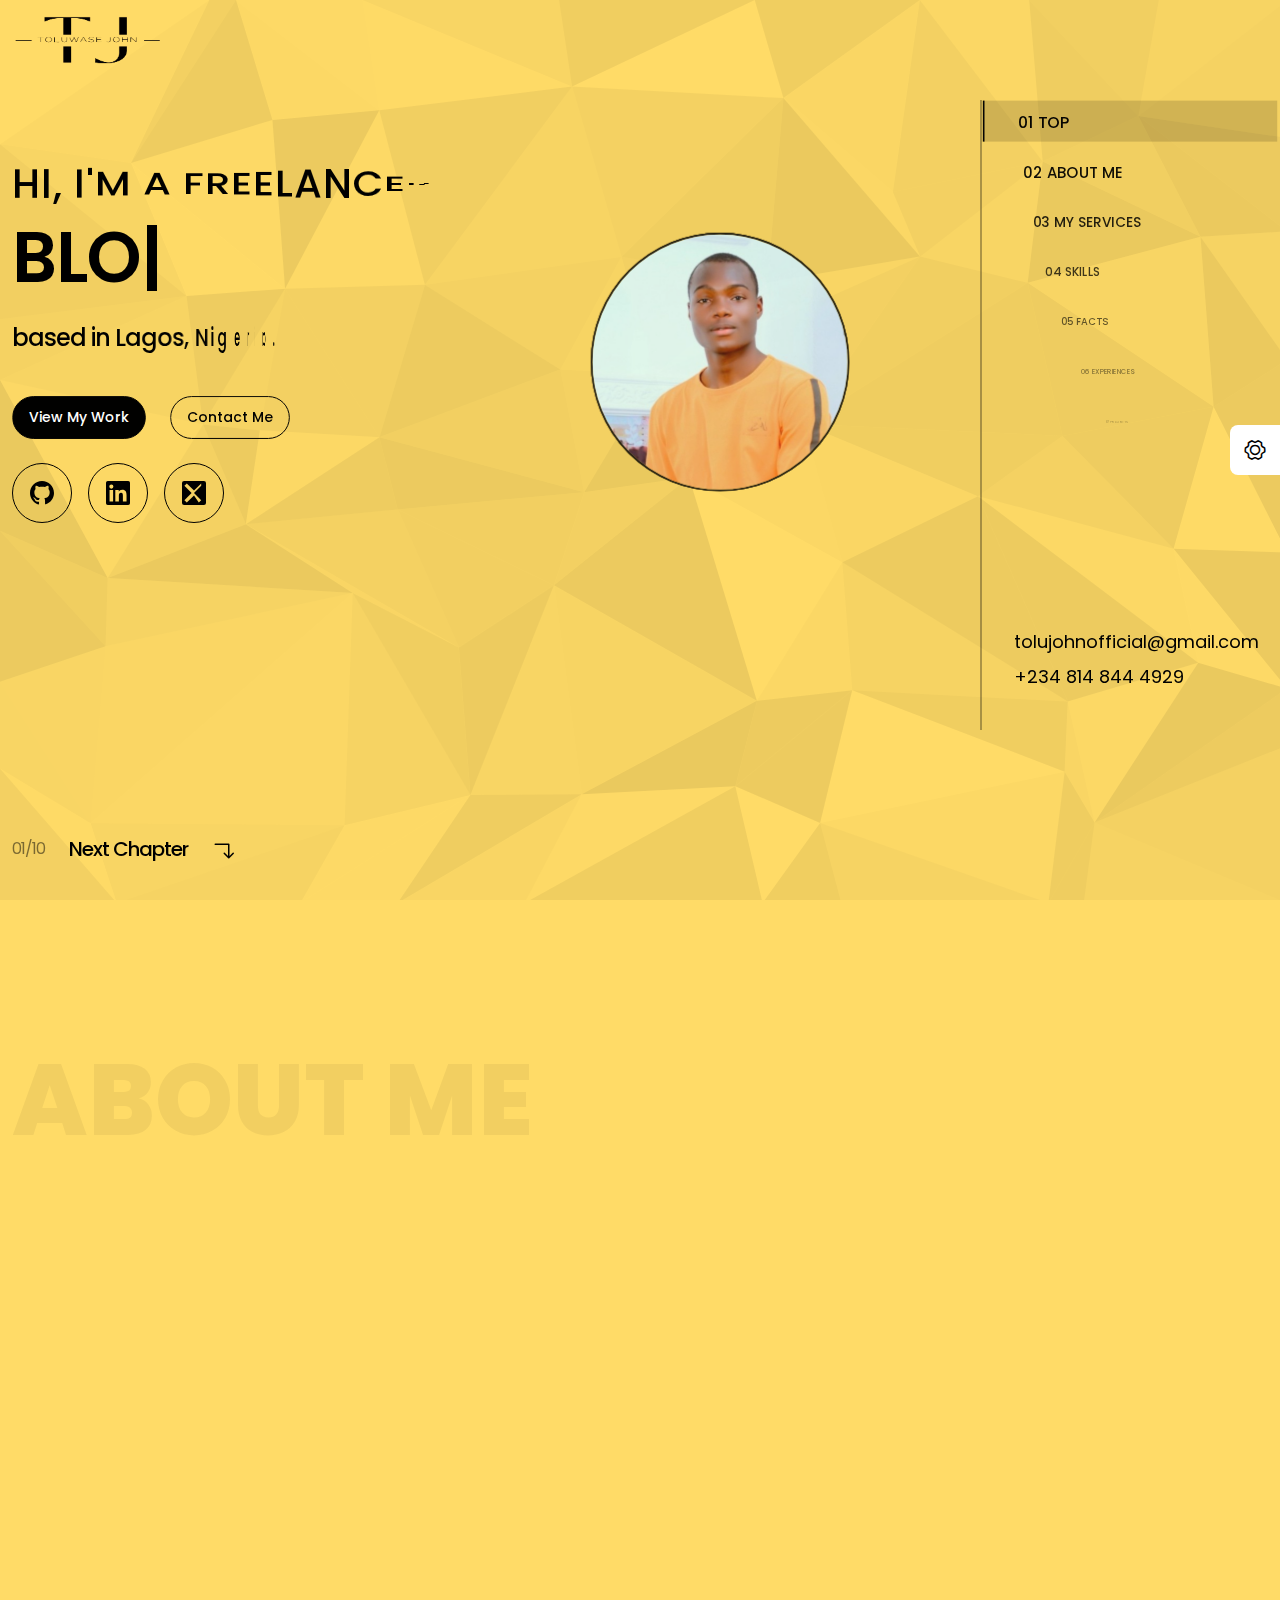
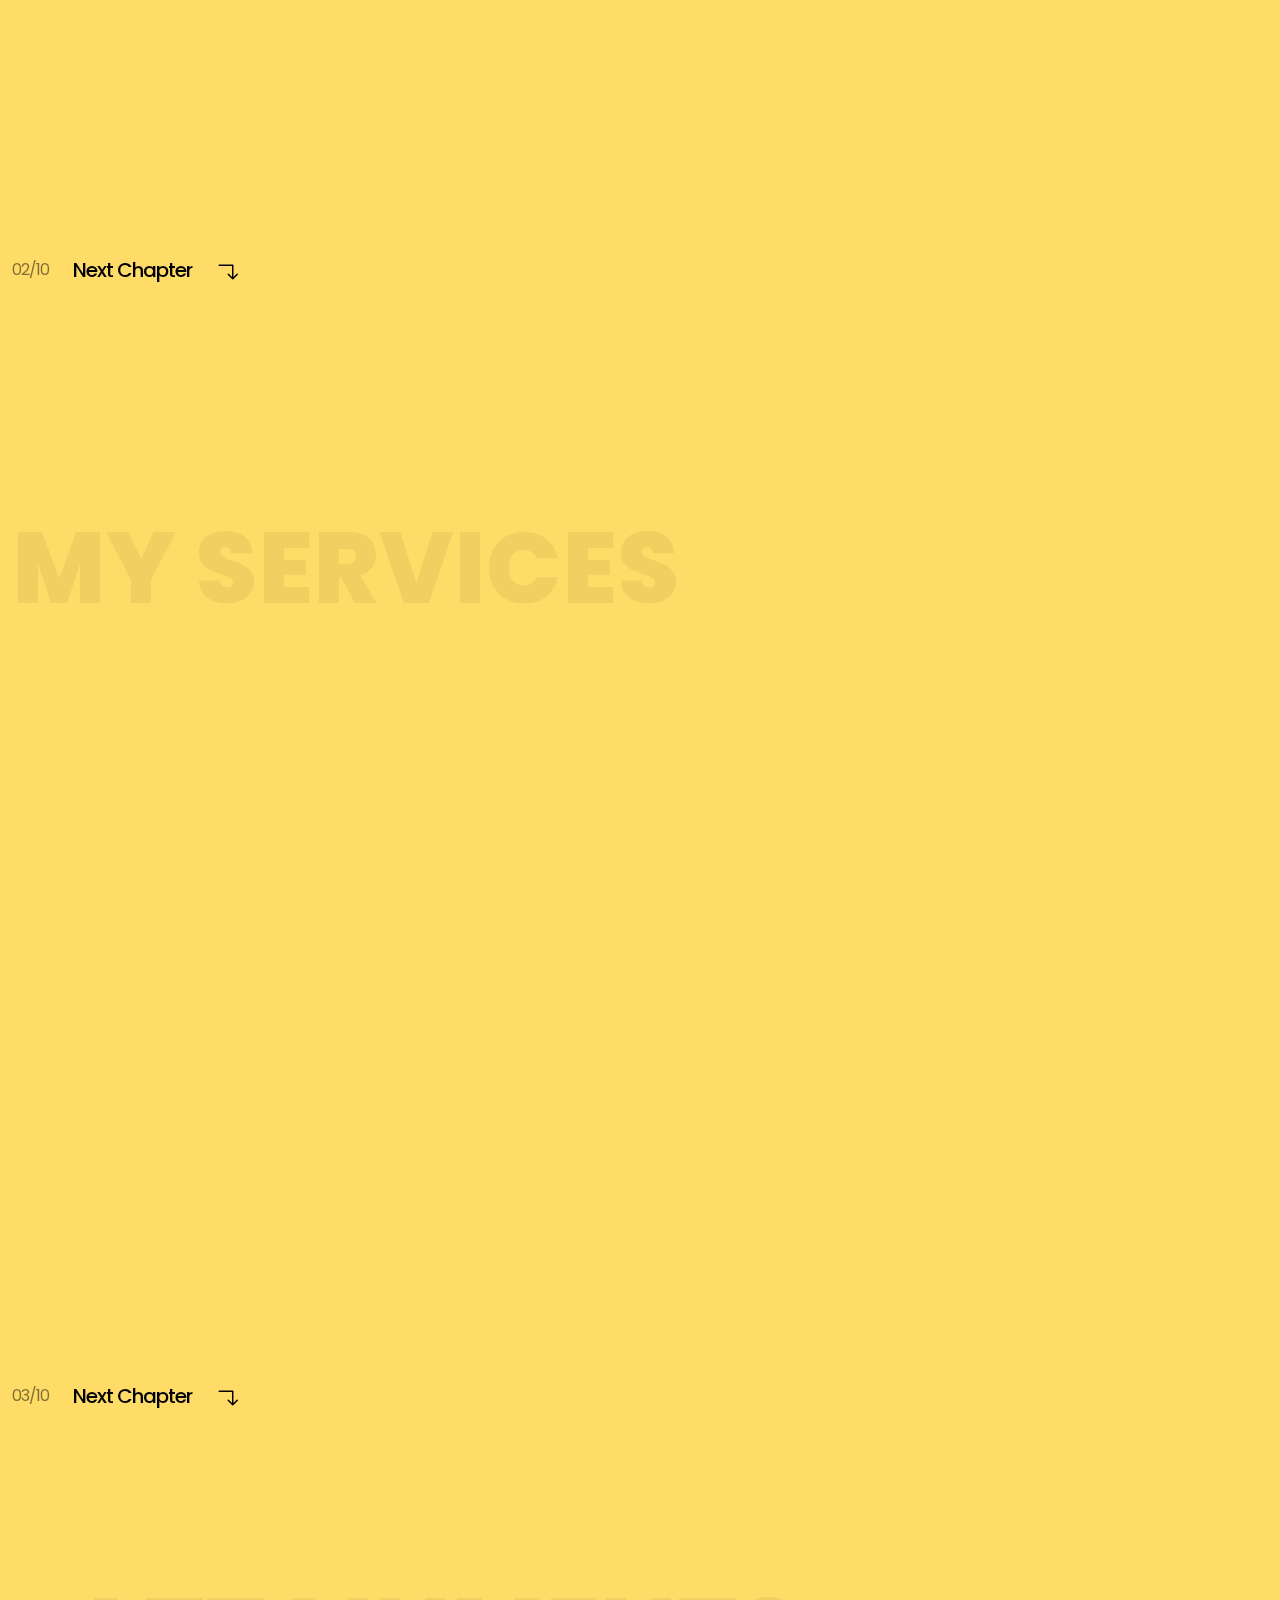
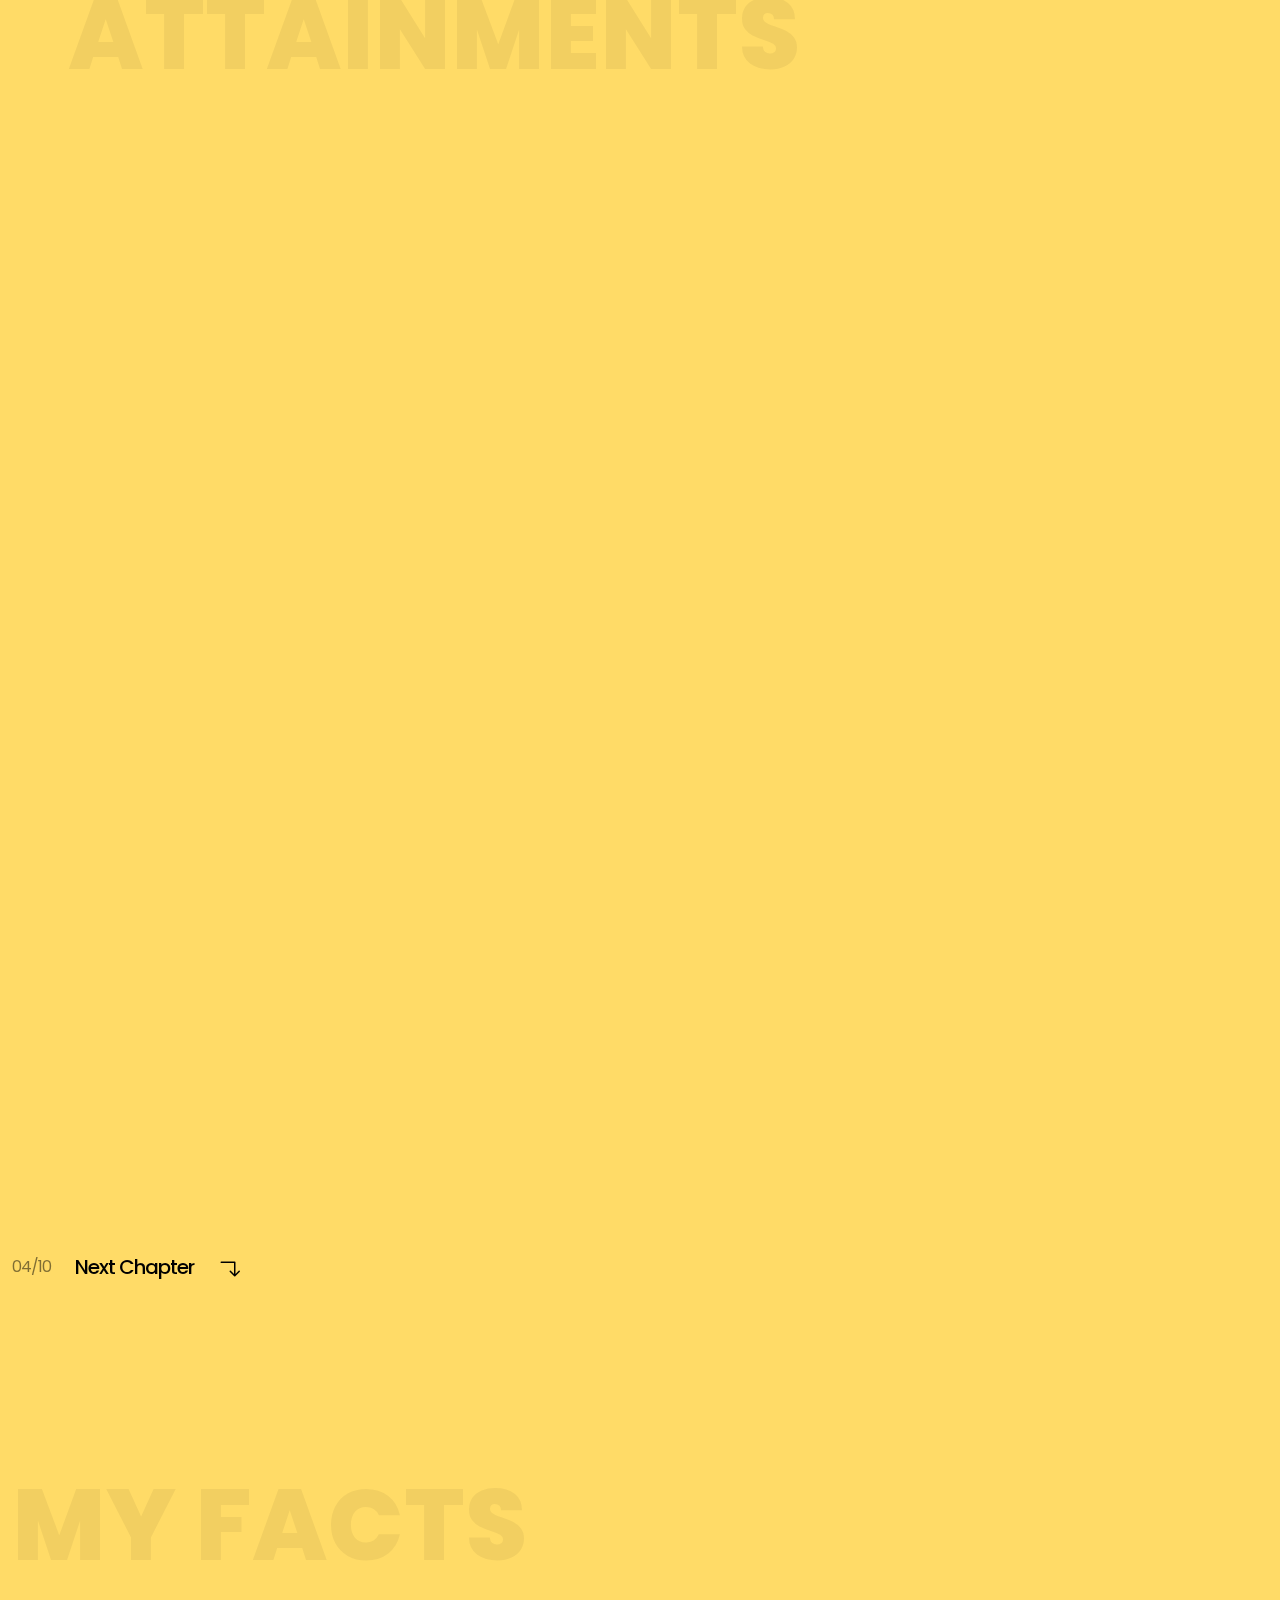
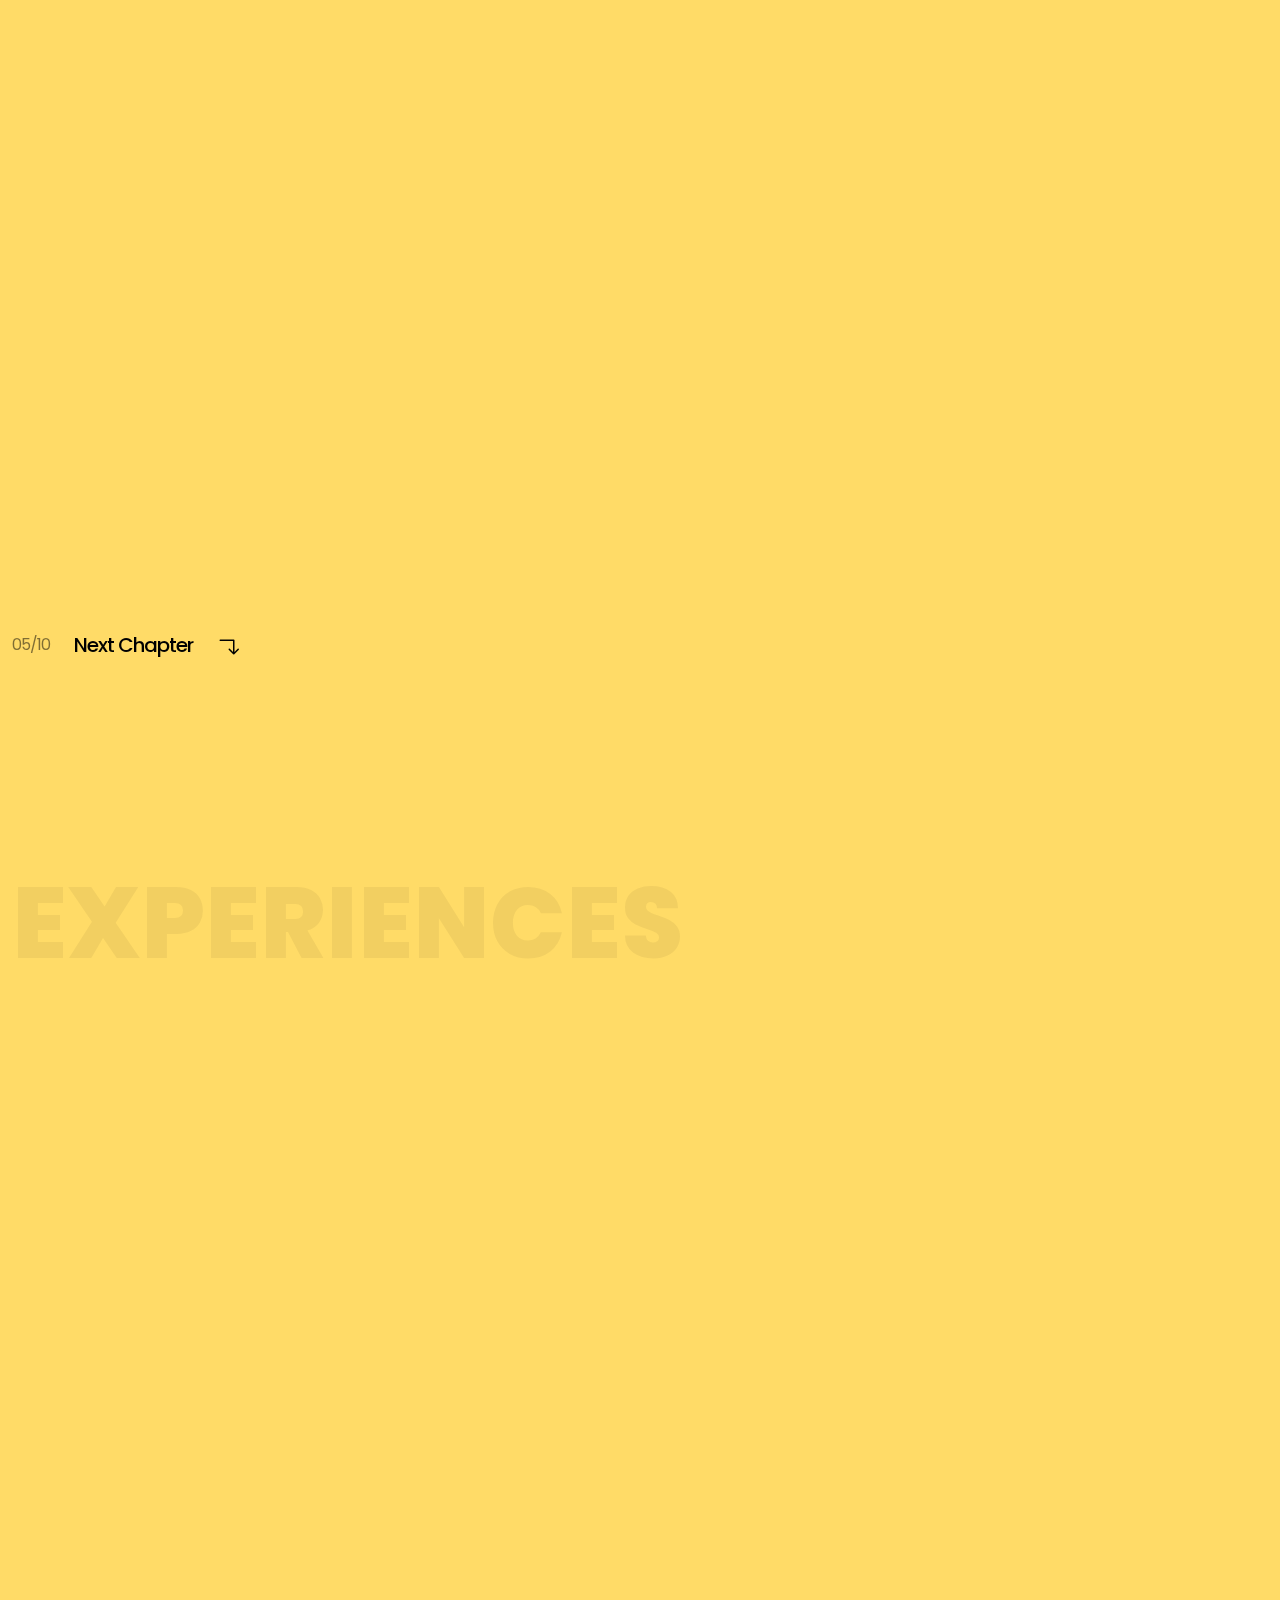
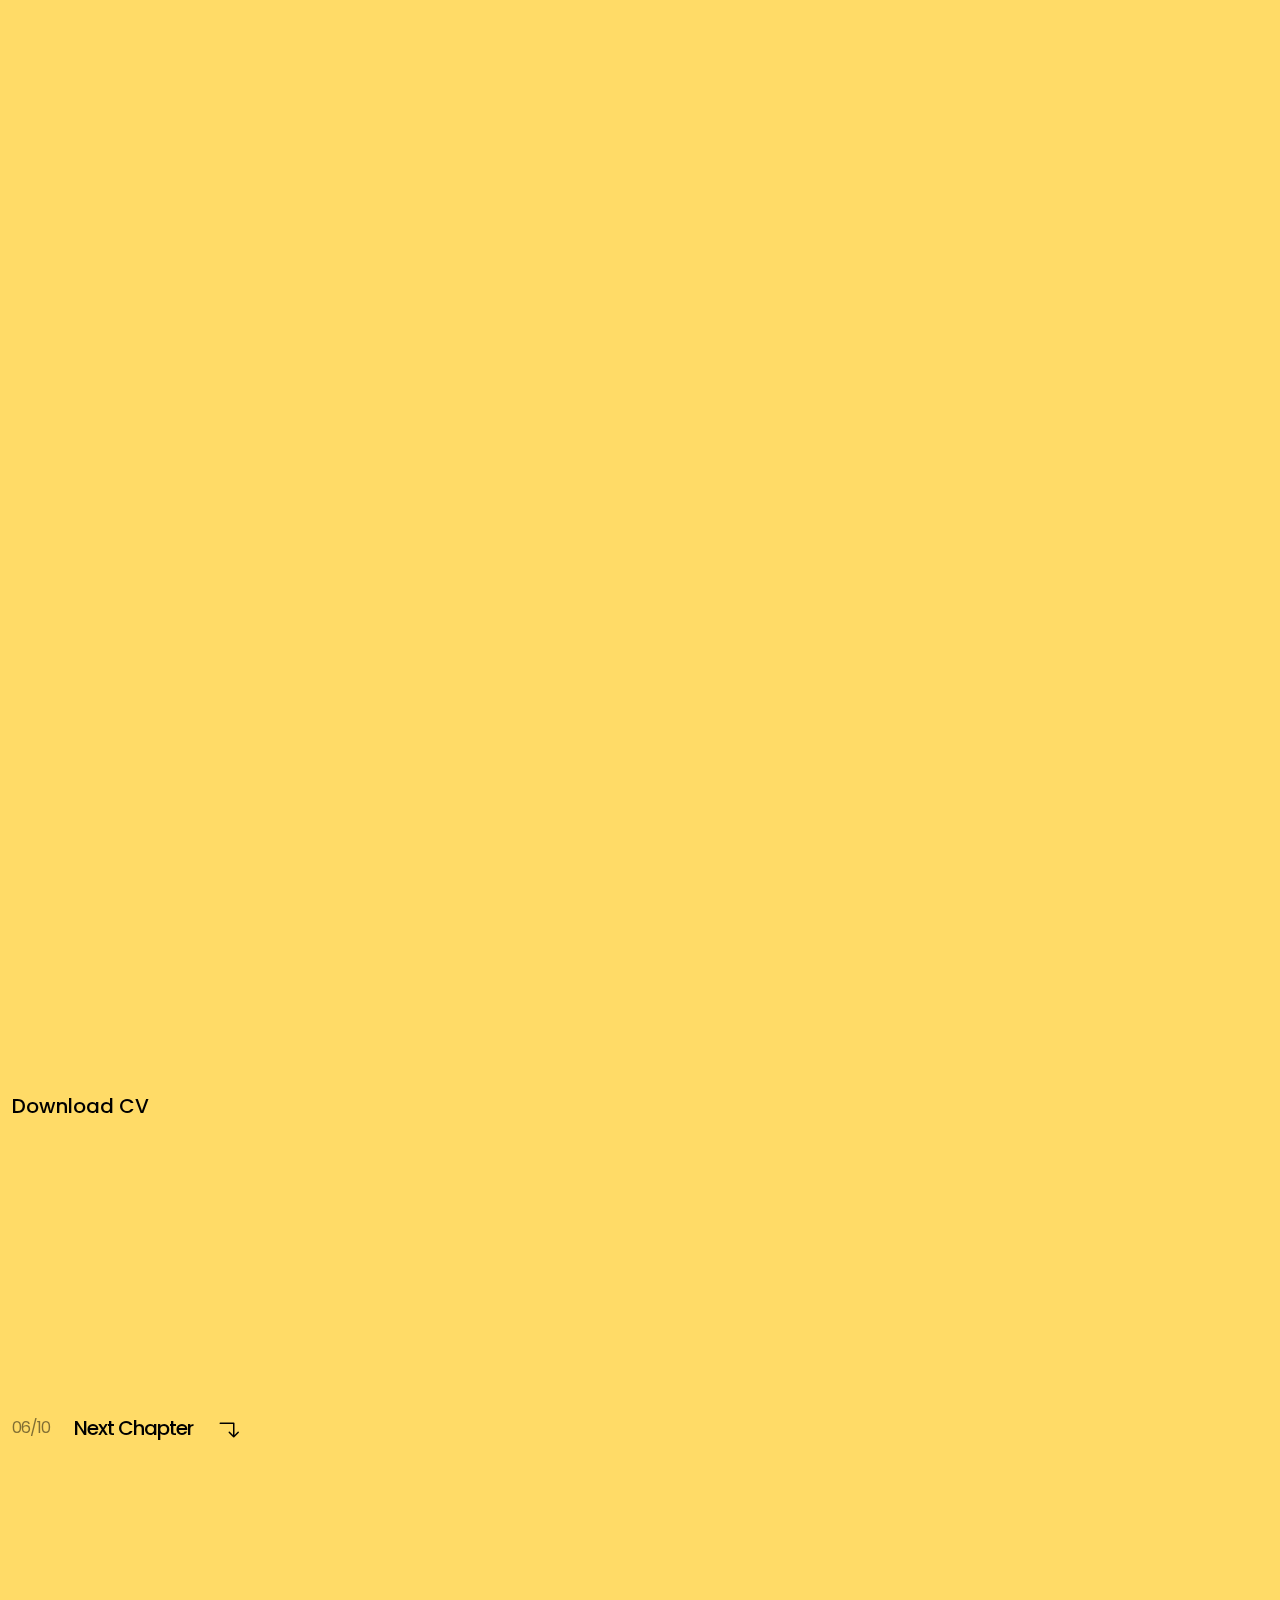
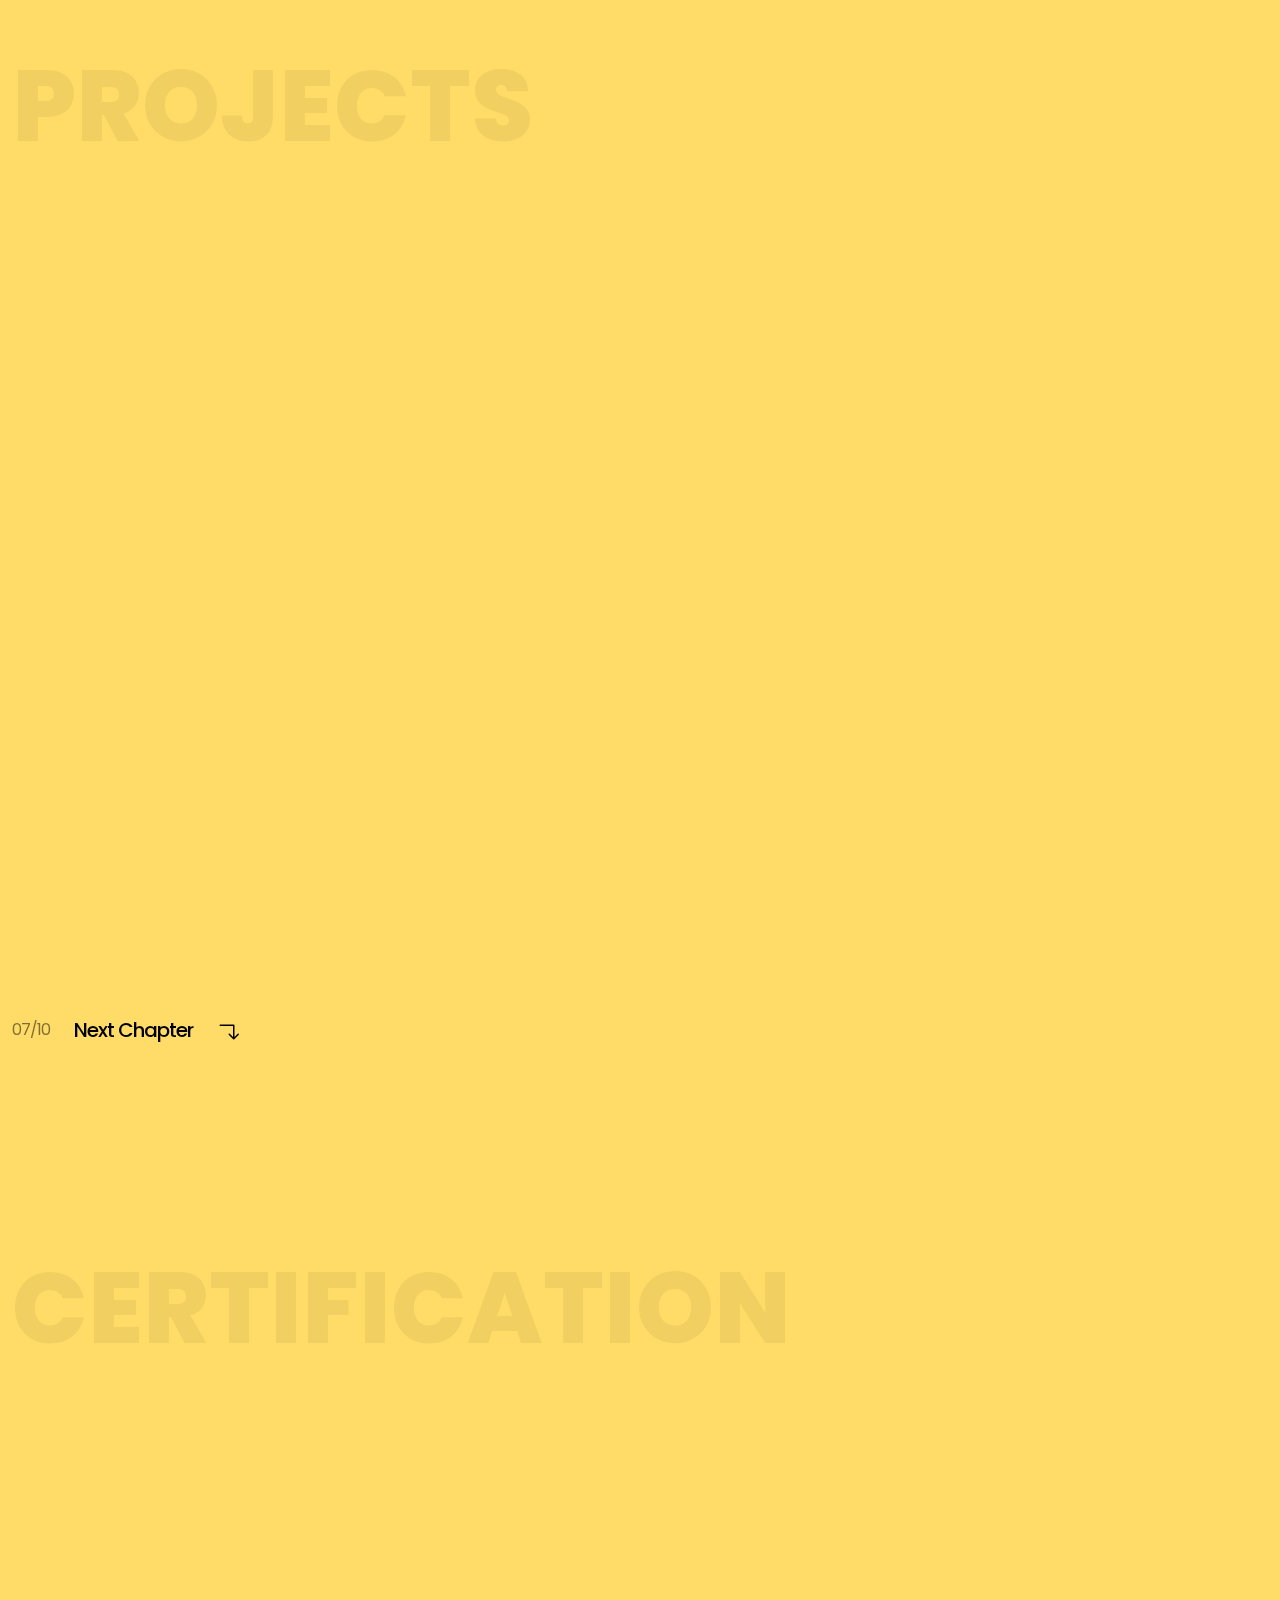
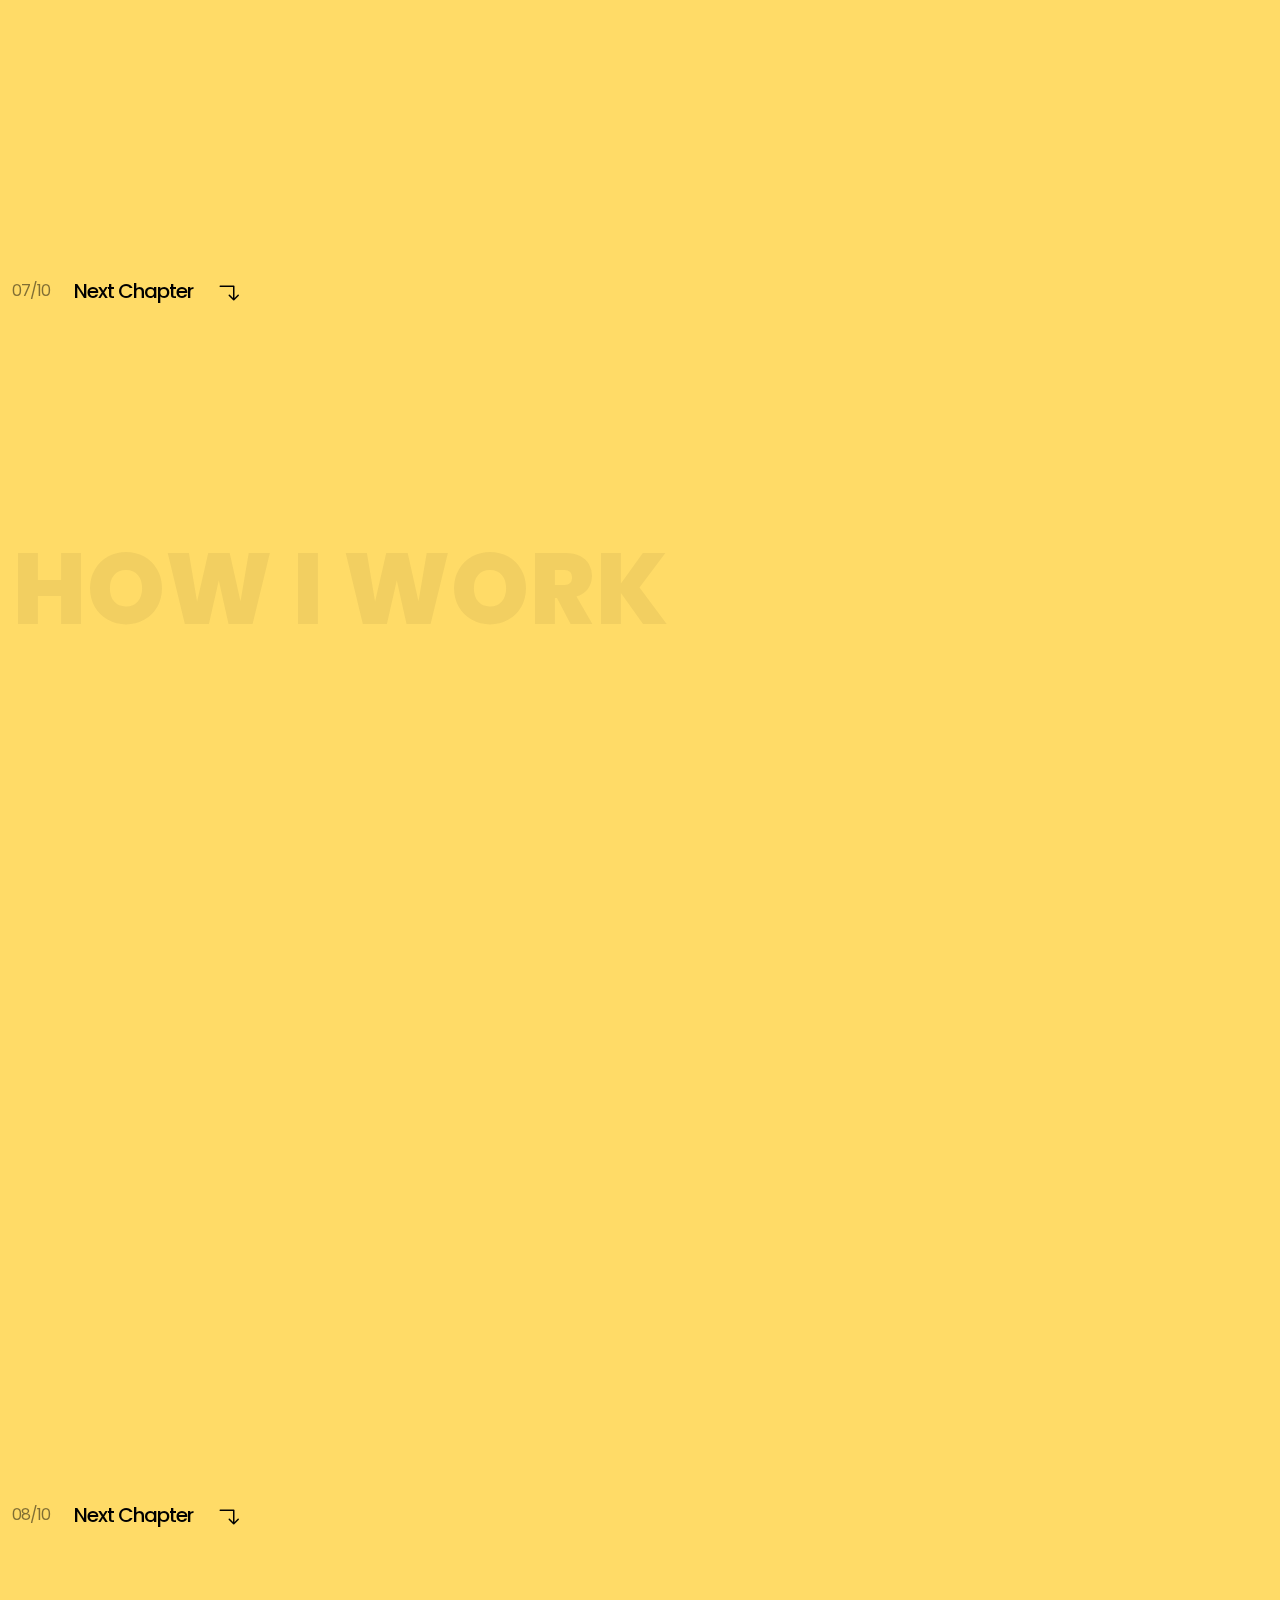
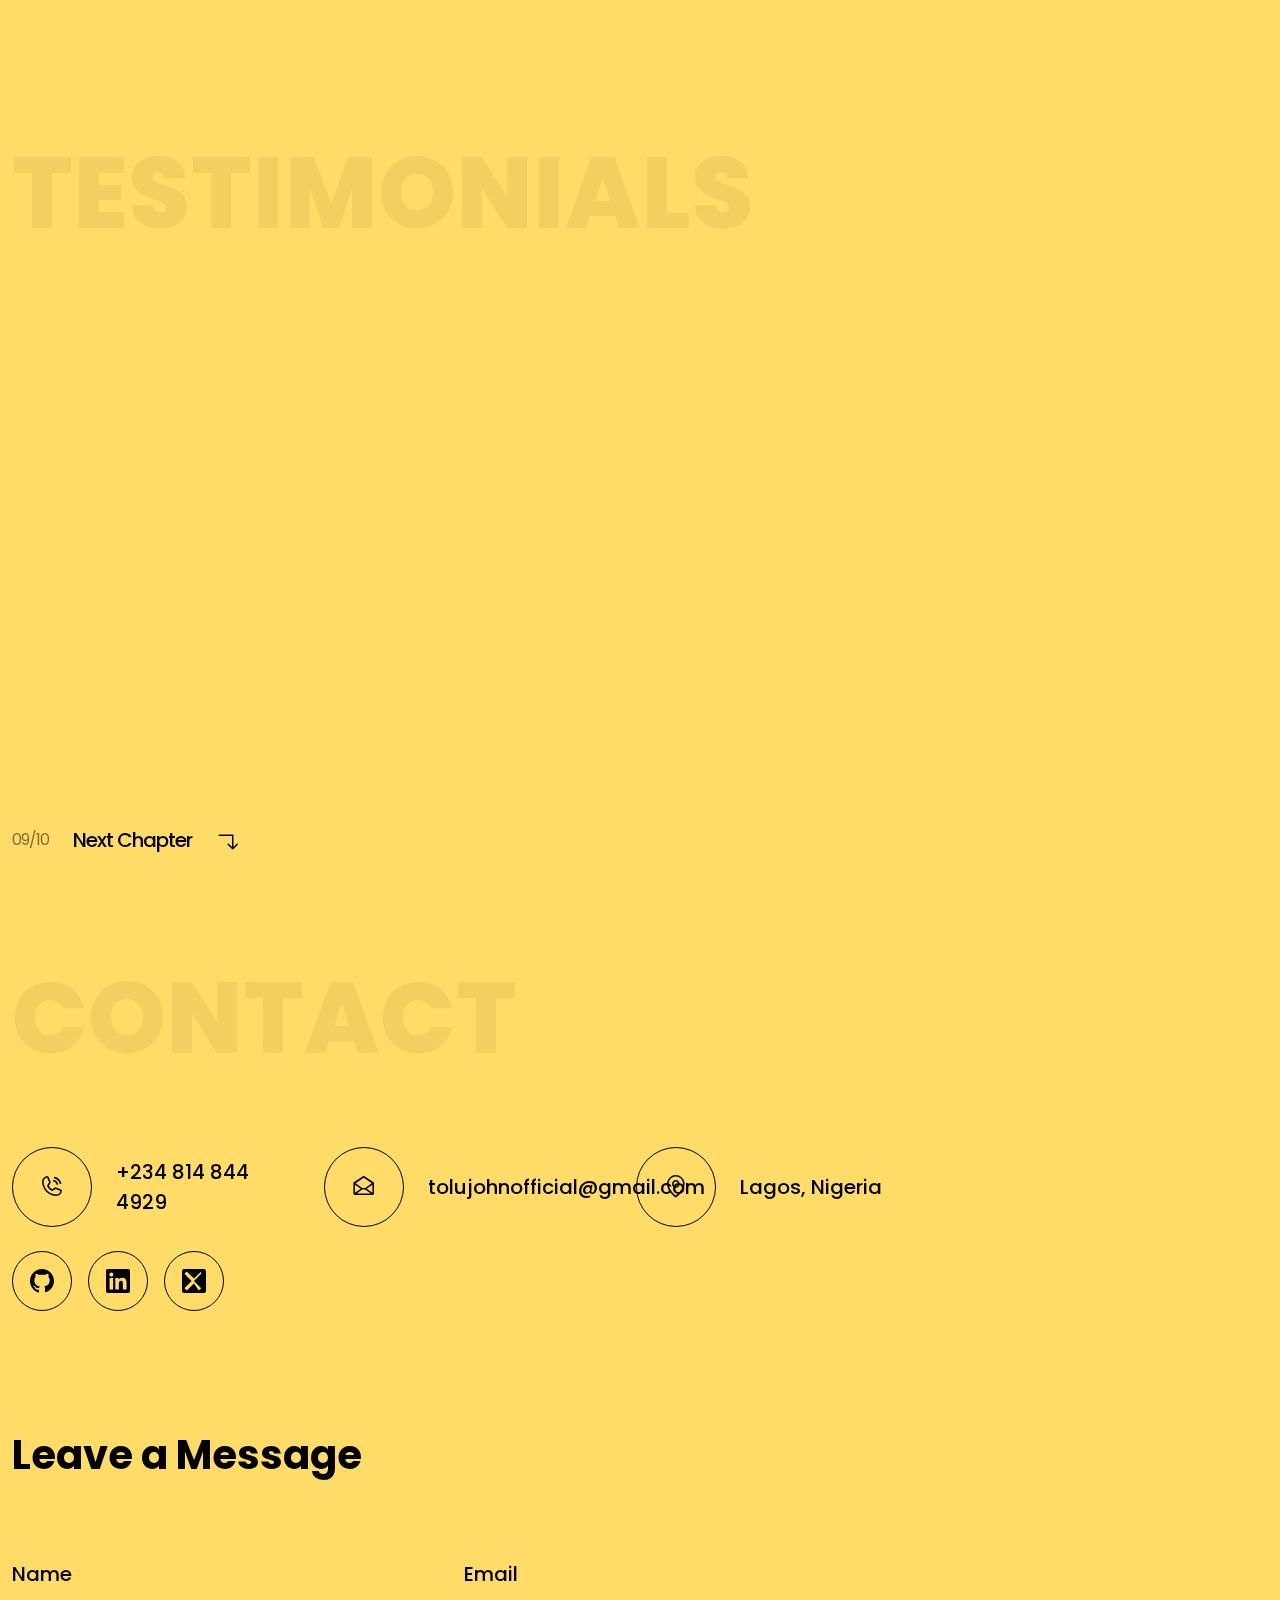
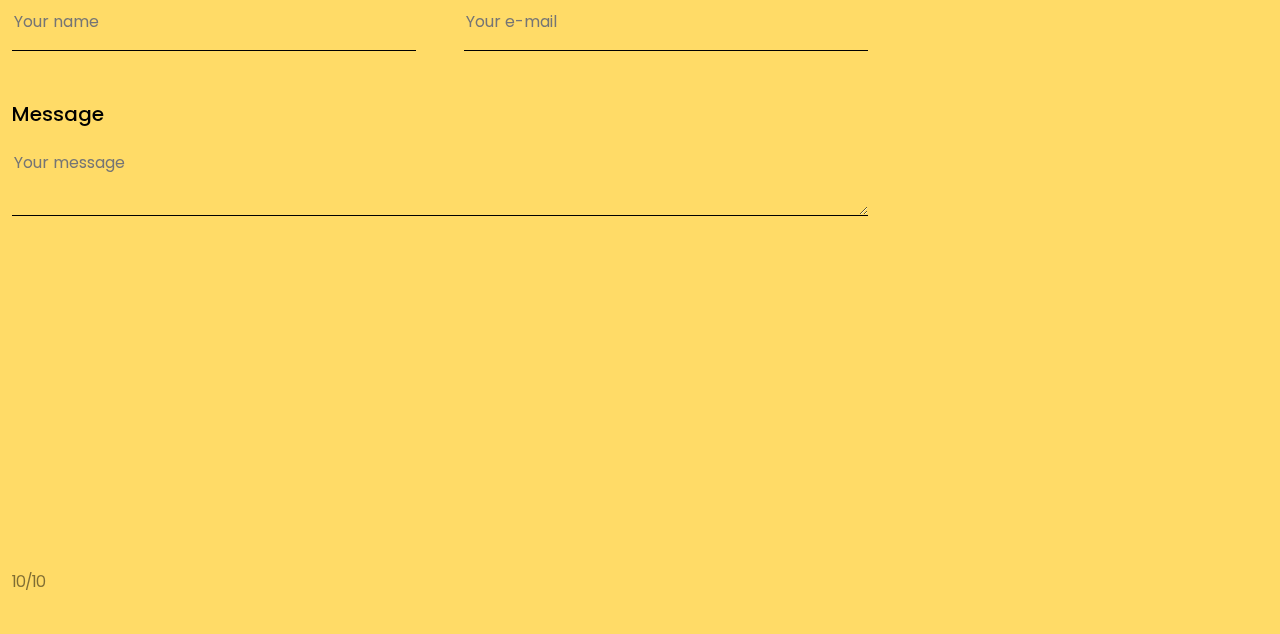
<file: index.html>
<!DOCTYPE html>
<html lang="en">
  <head>
    <meta charset="utf-8" />
    <meta name="viewport" content="width=device-width,initial-scale=1" />
    <link
      rel="shortcut icon"
      href="assets/images/favicon.ico"
      type="image/x-icon"
    />
    <script src="assets/grained.js"></script>
    <title>Tolu john - tolujohnportfolio</title>
    <meta
    content="My name is Tolu john am a full-stack Blockchain developer. I have cool experience working on both web2 and Blockchain development, I love to meet teams and develop cool and amazing projects"
    name="description">
  <meta
    content="Tolu john, Tolu john, Tolu john portfolio, who is Tolu john, best website developer in nigeria, top nigeria website developer, Tolu john website"
    name="keywords">
  <meta content="Tolu john" name="author">
    <script defer="defer" src="main.js"></script>
    <link href="main.css" rel="stylesheet" />

     <!-- Google tag (gtag.js) -->
  <script async src="https://www.googletagmanager.com/gtag/js?id=G-QFPKB9ESTL"></script>
  <script>
    window.dataLayer = window.dataLayer || [];
    function gtag() { dataLayer.push(arguments); }
    gtag('js', new Date());

    gtag('config', 'G-QFPKB9ESTL');
  </script>
  </head>
  <body>
    <div id="grain"></div>
    <div id="bg" class="bg"></div>
    <header class="header">
      <div
        class="container-fluid d-flex align-items-center justify-content-between"
      >
        <img
          style="height: 50px; width: 150px"
          src="assets/images/logo.png"
          alt="logo"
        />
        <button class="bg-transparent border-0 d-xl-none">
          <div class="nav-icon"><span></span> <span></span> <span></span></div>
        </button>
      </div>
    </header>
    <nav class="navigation" id="navigation">
      <img src="assets/images/logo.png" class="mb-4 d-xl-none" alt="logo" />
      <ul>
        <li class="nav-link">
          <a href="#top" class="active"
            ><span>01</span> <span class="text">top</span></a
          >
        </li>
        <li class="nav-link">
          <a href="#about_me"
            ><span>02</span> <span class="text">about me</span></a
          >
        </li>
        <li class="nav-link">
          <a href="#services"
            ><span>03</span> <span class="text">my services</span></a
          >
        </li>
        <li class="nav-link">
          <a href="#attainments"
            ><span>04</span> <span class="text">skills</span></a
          >
        </li>
        <li class="nav-link">
          <a href="#fun_facts"
            ><span>05</span> <span class="text">facts</span></a
          >
        </li>
        <li class="nav-link">
          <a href="#experience"
            ><span>06</span> <span class="text">experiences</span></a
          >
        </li>
        <li class="nav-link">
          <a href="#projects"
            ><span>07</span> <span class="text">projects</span></a
          >
        </li>
        <li class="nav-link">
          <a href="#how_i_work"
            ><span>08</span> <span class="text">how i work</span></a
          >
        </li>
        <li class="nav-link">
          <a href="#testimonials"
            ><span>09</span> <span class="text">testimonials</span></a
          >
        </li>
        <li class="nav-link">
          <a href="#contact"
            ><span>10</span> <span class="text">contact</span></a
          >
        </li>
      </ul>
      <div class="contact">
        <a href="mailto:john@wilson.com">tolujohnofficial@gmail.com</a>
        <a href="tel:+234 814 844 4929">+234 814 844 4929</a>
      </div>
    </nav>
    <div class="nav-overlay d-xl-none"></div>
    <main class="container-fluid">
      <div class="row gx-xxl-6">
        <div
          class="col col-xl-9"
          data-bs-spy="scroll"
          data-bs-target="#navigation"
        >
          <section id="top" class="hero">
            <div class="row gx-4 align-items-center">
              <div class="col-12 col-md-6 col-xl-6 hero-content">
                <div>
                  <h4 class="text-uppercase freelancer">
                    HI, I'M A FREELANCER
                  </h4>
                  <h1
                    class="text-uppercase overflow-hidden developer"
                    id="typewriter"
                  ></h1>
                  <p class="description">based in Lagos, Nigeria.</p>
                </div>
                <div class="d-flex gap-4">
                  <a
                    href="#projects"
                    class="btn work-btn text-capitalize btn-secondary"
                    >view my work</a
                  >
                  <a
                    href="#contact"
                    class="btn contact-btn text-capitalize btn-outline-secondary"
                    >contact me</a
                  >
                </div>
                <br />
                <div
                  class="contact contact-items col-sm-6 col-xl-4 col-xxl-3 d-flex align-items-center"
                >
                  <div class="d-flex gap-3 social-icons">
                    <a href="https://github.com/Tolujoh-n/" target="_blank">
                      <!-- github logo -->
                      <svg
                        xmlns="http://www.w3.org/2000/svg"
                        viewBox="0 0 24 24"
                        width="24"
                        height="24"
                        fill="currentColor"
                      >
                        <path
                          d="M12 0C5.373 0 0 5.373 0 12c0 5.302 3.438 9.8 8.205 11.387.6.111.82-.261.82-.58v-2.172c-3.338.726-4.043-1.61-4.043-1.61-.546-1.387-1.334-1.757-1.334-1.757-1.091-.746.082-.73.082-.73 1.205.085 1.838 1.237 1.838 1.237 1.07 1.833 2.807 1.304 3.492.998.108-.775.419-1.305.762-1.605-2.665-.305-5.466-1.333-5.466-5.933 0-1.31.467-2.381 1.236-3.221-.124-.305-.536-1.531.117-3.188 0 0 1.008-.322 3.302 1.23.96-.267 1.988-.4 3.012-.404 1.023.004 2.052.137 3.014.404 2.292-1.552 3.297-1.23 3.297-1.23.654 1.657.242 2.883.118 3.188.77.84 1.235 1.911 1.235 3.221 0 4.61-2.804 5.625-5.474 5.922.43.372.823 1.103.823 2.222v3.293c0 .321.218.694.825.577C20.565 21.797 24 17.301 24 12 24 5.373 18.627 0 12 0z"
                        />
                      </svg>
                    </a>
                    <a
                      href="https://www.linkedin.com/in/toluwase-olagbile-028060241/"
                      target="_blank"
                    >
                      <!-- LinkedIn logo -->
                      <svg
                        xmlns="http://www.w3.org/2000/svg"
                        viewBox="0 0 24 24"
                        width="24"
                        height="24"
                        fill="currentColor"
                      >
                        <path
                          d="M22.23 0H1.77A1.77 1.77 0 000 1.77v20.46A1.77 1.77 0 001.77 24h20.46A1.77 1.77 0 0024 22.23V1.77A1.77 1.77 0 0022.23 0zM7.12 20.45H3.56V9.03h3.56v11.42zM5.34 7.66a2.07 2.07 0 110-4.14 2.07 2.07 0 010 4.14zm15.11 12.79h-3.56v-5.59c0-1.33-.02-3.05-1.86-3.05-1.87 0-2.16 1.46-2.16 2.96v5.68h-3.56V9.03h3.42v1.56h.05c.48-.91 1.66-1.86 3.42-1.86 3.66 0 4.34 2.41 4.34 5.55v6.18z"
                        />
                      </svg>
                    </a>
                    <a href="https://twitter.com/Tolujoh_n" target="_blank">
                      <!-- twitter logo -->
                      <svg
                        xmlns="http://www.w3.org/2000/svg"
                        viewBox="0 0 24 24"
                        width="24"
                        height="24"
                        fill="currentColor"
                      >
                        <path d="M0 0h24v24H0V0z" fill="none" />
                        <path
                          d="M21.9 0H2.1A2.1 2.1 0 000 2.1v19.8A2.1 2.1 0 002.1 24h19.8A2.1 2.1 0 0024 21.9V2.1A2.1 2.1 0 0021.9 0zM19.2 4.8L12 12l7.2 7.2-2.4 2.4L12 14.4 4.8 21.6l-2.4-2.4L9.6 12 2.4 4.8l2.4-2.4L12 9.6l7.2-7.2z"
                        />
                      </svg>
                    </a>
                  </div>
                </div>
              </div>
              <div class="col-12 col-md-5 offset-md-1 offset-xxl-2 col-xl-4">
                <div class="img-wrapper">
                  <div class="waves-top">
                    <span></span> <span></span> <span></span> <span></span>
                  </div>
                  <img
                    class="img-fluid rounded-circle hero-img"
                    src="assets/images/hero.png"
                    alt=""
                  />
                  <div class="waves-bottom">
                    <span></span> <span></span> <span></span> <span></span>
                  </div>
                </div>
              </div>
              <div class="col-12">
                <a
                  href="#about_me"
                  class="d-flex gap-4 align-items-center next-chapter mt-5"
                  ><span class="page">01/10</span>
                  <span class="next">Next Chapter</span>
                  <span class="icon"
                    ><i class="ph ph-arrow-elbow-right-down"></i></span
                ></a>
              </div>
            </div>
          </section>
          <section id="about_me" class="about section">
            <span class="section-title-overlay-text">About me</span>
            <div class="section-title text-capitalize">
              <h4>Some Word About me</h4>
              <h2>know me more</h2>
            </div>
            <div class="row mb-4 mb-lg-5 align-items-center">
              <div class="col-lg-7 col-xl-8 about-desc">
                <h2>I'm Toluwase John</h2>
                <p class="desc">
                  I am a skilled Full Stack Developer specializing in blockchain
                  and web2 technologies. With extensive experience in building
                  decentralized applications (DApps), writing and integrating
                  smart contracts, and developing robust web applications, I
                  offer a comprehensive approach to both blockchain and
                  traditional web platforms. My expertise spans frontend and
                  backend development, ensuring seamless and scalable solutions
                  across diverse technological landscapes.
                </p>
                <div class="row contact">
                  <div class="col-sm-6">
                    <p>Email:</p>
                    <a href="mailto:tolujohnofficial@gmail.com"
                      >tolujohnofficial@gmail.com</a
                    >
                  </div>
                  <!-- <div class="col-sm-4">
                    <p>Date of Birth:</p>
                    <span>17 october, 2003</span>
                  </div> -->
                  <div class="col-sm-6">
                    <p>Base:</p>
                    <span>Lagos, Nigeria</span>
                  </div>
                </div>
              </div>
              <div class="col-lg-5 col-xl-4">
                <div class="experience-card">
                  <div class="card-inner"></div>
                  <div>
                    <div class="numbers">
                      <span class="number-outline-one">5</span>
                      <span class="number-outline-two">5</span>
                      <span class="number-main">5</span>
                    </div>
                    <p>Years of experience</p>
                  </div>
                </div>
              </div>
            </div>
            <div class="col-12">
              <a
                href="#services"
                class="d-flex gap-4 align-items-center next-chapter"
                ><span class="page">02/10</span>
                <span class="next">Next Chapter</span>
                <span class="icon"
                  ><i class="ph ph-arrow-elbow-right-down"></i></span
              ></a>
            </div>
          </section>
          <section id="services" class="services section position-relative">
            <span class="section-title-overlay-text">my services</span>
            <div class="section-title text-capitalize">
              <h4>How I can help your next project</h4>
              <h2>What I Do?</h2>
            </div>
            <div dir="ltr" class="swiper service-swiper">
              <div class="swiper-wrapper">
                <div class="swiper-slide overflow-visible p-3">
                  <div class="service-card">
                    <div class="card-inner"></div>
                    <div class="content">
                      <div class="number-circle">
                        <div class="waves-top-sm">
                          <span></span> <span></span> <span></span>
                          <span></span>
                        </div>
                        <h2>01</h2>
                        <div class="waves-bottom-sm">
                          <span></span> <span></span> <span></span>
                          <span></span>
                        </div>
                      </div>
                      <h4>Blockchain Development</h4>
                      <ul class="service-list">
                        <li>
                          <i class="ph ph-caret-double-right"></i> Develop DApp
                          platforms
                        </li>
                        <li>
                          <i class="ph ph-caret-double-right"></i> Write and
                          deploy smart contracts
                        </li>
                        <li>
                          <i class="ph ph-caret-double-right"></i> Integrate
                          blockchain solutions into existing systems
                        </li>
                        <!-- <li>
                          <i class="ph ph-caret-double-right"></i> Prototyping
                        </li> -->
                        <li>
                          <i class="ph ph-caret-double-right"></i> Implementing
                          secure cryptocurrency transactions
                        </li>
                      </ul>
                    </div>
                  </div>
                </div>
                <div class="swiper-slide overflow-visible p-3">
                  <div class="service-card">
                    <div class="card-inner"></div>
                    <div class="content">
                      <div class="number-circle">
                        <div class="waves-top-sm">
                          <span></span> <span></span> <span></span>
                          <span></span>
                        </div>
                        <h2>02</h2>
                        <div class="waves-bottom-sm">
                          <span></span> <span></span> <span></span>
                          <span></span>
                        </div>
                      </div>
                      <h4>Web Application Development</h4>
                      <ul class="service-list">
                        <li>
                          <i class="ph ph-caret-double-right"></i>Building of
                          web applications
                        </li>
                        <li>
                          <i class="ph ph-caret-double-right"></i> Develop
                          responsive, user-friendly websites
                        </li>
                        <li>
                          <i class="ph ph-caret-double-right"></i> Optimize web
                          performance and security
                        </li>

                        <li>
                          <i class="ph ph-caret-double-right"></i>Integrate
                          backend technologies with frontend interfaces
                        </li>
                        <!-- <li>
                          <i class="ph ph-caret-double-right"></i> API
                          Integration Design
                        </li> -->
                      </ul>
                    </div>
                  </div>
                </div>
                <div class="swiper-slide overflow-visible p-3">
                  <div class="service-card">
                    <div class="card-inner"></div>
                    <div class="content">
                      <div class="number-circle">
                        <div class="waves-top-sm">
                          <span></span> <span></span> <span></span>
                          <span></span>
                        </div>
                        <h2>03</h2>
                        <div class="waves-bottom-sm">
                          <span></span> <span></span> <span></span>
                          <span></span>
                        </div>
                      </div>
                      <h4>Solidity Smart Contract Expertise</h4>
                      <ul class="service-list">
                        <li>
                          <i class="ph ph-caret-double-right"></i>Write, test,
                          and deploy smart contracts
                        </li>
                        <li>
                          <i class="ph ph-caret-double-right"></i> Implement
                          smart contract functionality in DApps
                        </li>
                        <li>
                          <i class="ph ph-caret-double-right"></i> Ensure secure
                          contract interactions Guide
                        </li>
                        <li>
                          <i class="ph ph-caret-double-right"></i> Audit and
                          optimize existing contracts Set
                        </li>
                        <!-- <li>
                          <i class="ph ph-caret-double-right"></i> Motion
                          Graphic Design
                        </li> -->
                      </ul>
                    </div>
                  </div>
                </div>
                <div class="swiper-slide overflow-visible p-3">
                  <div class="service-card">
                    <div class="card-inner"></div>
                    <div class="content">
                      <div class="number-circle">
                        <div class="waves-top-sm">
                          <span></span> <span></span> <span></span>
                          <span></span>
                        </div>
                        <h2>04</h2>
                        <div class="waves-bottom-sm">
                          <span></span> <span></span> <span></span>
                          <span></span>
                        </div>
                      </div>
                      <h4>Backend Development</h4>
                      <ul class="service-list">
                        <li>
                          <i class="ph ph-caret-double-right"></i>Build and
                          manage robust databases
                        </li>
                        <li>
                          <i class="ph ph-caret-double-right"></i>Develop and
                          maintain server-side logic
                        </li>
                        <li>
                          <i class="ph ph-caret-double-right"></i> Implement
                          RESTful APIs and microservices
                        </li>
                        <li>
                          <i class="ph ph-caret-double-right"></i> Optimize
                          application performance and scalability
                        </li>
                        <!-- <li>
                          <i class="ph ph-caret-double-right"></i> Mobile App
                          Design
                        </li> -->
                      </ul>
                    </div>
                  </div>
                </div>
              </div>
              <div class="swiper-pagination"></div>
            </div>
            <div class="col-12">
              <a
                href="#attainments"
                class="d-flex gap-4 align-items-center next-chapter"
                ><span class="page">03/10</span>
                <span class="next">Next Chapter</span>
                <i class="ph ph-arrow-elbow-right-down"></i
              ></a>
            </div>
          </section>
          <section
            id="attainments"
            class="attainments section position-relative"
          >
            <span class="section-title-overlay-text">ATTAINMENTS</span>
            <div class="row pb-120 design-row">
              <div class="col-lg-4">
                <div class="section-title-sm">
                  <div class="top">
                    <h2>Blockchain Skills</h2>
                    <span>Highlight My Expertise in:</span>
                  </div>
                  <span class="serial">01.-</span>
                </div>
              </div>
              <div class="col-12 col-lg-8">
                <div class="row">
                  <div class="col-md-4">
                    <div class="d-flex flex-column align-items-center mb-4">
                      <div class="design-chart mb-4"></div>
                      <button class="btn btn-outline-secondary px-5">
                        Frontend/UI
                      </button>
                    </div>
                  </div>
                  <div class="col-md-4">
                    <div class="d-flex flex-column align-items-center mb-4">
                      <div class="branding-chart mb-4"></div>
                      <button class="btn btn-outline-secondary px-5">
                        Smart Contract
                      </button>
                    </div>
                  </div>
                  <div class="col-md-4">
                    <div class="d-flex flex-column align-items-center mb-4">
                      <div class="branding-chart mb-4"></div>
                      <button class="btn btn-outline-secondary px-5">
                        Integration
                      </button>
                    </div>
                  </div>
                </div>
              </div>
            </div>
            <div class="row pb-120 developer-row">
              <div class="col-md-5 col-lg-4 offset-sm-1 offset-lg-2">
                <div class="section-title-sm">
                  <div class="top">
                    <h2>Developer Skills</h2>
                    <span>Highlight My Expertise in:</span>
                  </div>
                  <span class="serial">02.-</span>
                </div>
              </div>
              <div class="col-md-6">
                <div class="d-flex flex-column gap-3">
                  <div class="skill">
                    <div
                      class="d-flex justify-content-between align-items-center"
                    >
                      <span
                        >Javascript, TypeScript, Solidity, SQL, Python, Clarity, 
                        Rust</span
                      >
                      <span>90%</span>
                    </div>
                    <div class="progress">
                      <div class="progress-bar ninety" data-width="90%"></div>
                    </div>
                  </div>
                  <div class="skill">
                    <div
                      class="d-flex justify-content-between align-items-center"
                    >
                      <span
                        >ReactJS, NextJS, Redux, ExpressJS, Tailwind, Bootstrap
                      </span>
                      <span>95%</span>
                    </div>
                    <div class="progress">
                      <div class="progress-bar ninety" data-width="95%"></div>
                    </div>
                  </div>
                  <div class="skill">
                    <div
                      class="d-flex justify-content-between align-items-center"
                    >
                      <span>Django, AngularJS, ASP.NET Core</span> <span>85%</span>
                    </div>
                    <div class="progress">
                      <div class="progress-bar ninety" data-width="85%"></div>
                    </div>
                  </div>
                  <div class="skill">
                    <div
                      class="d-flex justify-content-between align-items-center"
                    >
                      <span>MongoDB, PostgreSQL, MySQL, SQLite </span>
                      <span>88%</span>
                    </div>
                    <div class="progress">
                      <div class="progress-bar ninety" data-width="88%"></div>
                    </div>
                  </div>
                  <div class="skill">
                    <div
                      class="d-flex justify-content-between align-items-center"
                    >
                      <span>AWS, IBM, Pythonanywhere, Cpanel, WordPress.</span>
                      <span>82%</span>
                    </div>
                    <div class="progress">
                      <div class="progress-bar ninety" data-width="82%"></div>
                    </div>
                  </div>
                  <div class="skill">
                    <div
                      class="d-flex justify-content-between align-items-center"
                    >
                      <span>Git, Github, GitLab</span> <span>98%</span>
                    </div>
                    <div class="progress">
                      <div class="progress-bar ninety" data-width="98%"></div>
                    </div>
                  </div>
                  <div class="skill">
                    <div
                      class="d-flex justify-content-between align-items-center"
                    >
                      <span> Docker, Kubernetes, Openshift</span>
                      <span>60%</span>
                    </div>
                    <div class="progress">
                      <div class="progress-bar ninety" data-width="60%"></div>
                    </div>
                  </div>

                  <div class="skill">
                    <div
                      class="d-flex justify-content-between align-items-center"
                    >
                      <span
                        >Web3.js, Ethers.js, Truffle, Hardhat, Remix,
                        ERC-Tokens</span
                      >
                      <span>87%</span>
                    </div>
                    <div class="progress">
                      <div class="progress-bar ninety" data-width="87%"></div>
                    </div>
                  </div>
                </div>
              </div>
            </div>
            <div class="row pb-120 language-row">
              <div class="col-lg-4">
                <div class="section-title-sm">
                  <div class="top">
                    <h2>Language Skills</h2>
                    <span>Highlight My Expertise in:</span>
                  </div>
                  <span class="serial">03.-</span>
                </div>
              </div>
              <div class="col-12 col-lg-8">
                <div class="row g-3">
                  <div class="col-12 col-sm-6 col-md-4">
                    <div class="d-flex flex-column align-items-center mb-4">
                      <div class="design-chart mb-4"></div>
                      <button class="btn btn-outline-secondary px-5">
                        English
                      </button>
                    </div>
                  </div>
                  <div class="col-12 col-sm-6 col-md-4">
                    <div class="d-flex flex-column align-items-center mb-4">
                      <div class="branding-chart mb-4"></div>
                      <button class="btn btn-outline-secondary px-5">
                        Yoruba
                      </button>
                    </div>
                  </div>
                  <div class="col-12 col-sm-6 col-md-4">
                    <div class="d-flex flex-column align-items-center mb-4">
                      <div class="ecommerce-chart mb-4"></div>
                      <button class="btn btn-outline-secondary px-5">
                        French
                      </button>
                    </div>
                  </div>
                </div>
              </div>
            </div>
            <div class="col-12">
              <a
                href="#fun_facts"
                class="d-flex gap-4 align-items-center next-chapter"
                ><span class="page">04/10</span>
                <span class="next">Next Chapter</span>
                <span class="icon"
                  ><i class="ph ph-arrow-elbow-right-down"></i></span
              ></a>
            </div>
          </section>
          <section id="fun_facts" class="fun_facts section">
            <span class="section-title-overlay-text">my facts</span>
            <div class="section-title text-capitalize">
              <h4>Some interesting facts about me</h4>
              <h2>Fun Facts</h2>
            </div>
            <div class="row pb-60">
              <div class="col-sm-6 col-md-4 col-xl-3">
                <div class="fun-fact">
                  <div class="numbers">
                    <span class="number-outline-one">28</span>
                    <span class="number-outline-two">28</span>
                    <span class="number-main">28</span>
                  </div>
                  <p>Finished Projects</p>
                </div>
              </div>
              <div class="col-sm-6 col-md-4 offset-md-1 col-xl-3">
                <div class="fun-fact">
                  <div class="numbers">
                    <span class="number-outline-one">25</span>
                    <span class="number-outline-two">25</span>
                    <span class="number-main">25</span>
                  </div>
                  <p>Happy Customers</p>
                </div>
              </div>
            </div>
            <div class="row pb-60">
              <div class="col-sm-6 col-md-4 offset-md-2 offset-xl-5 col-xl-3">
                <div class="fun-fact">
                  <div class="numbers">
                    <span class="number-outline-one">8</span>
                    <span class="number-outline-two">8</span>
                    <span class="number-main">8</span>
                  </div>
                  <p>Daily Work Hours</p>
                </div>
              </div>
              <div class="col-sm-6 col-md-4 offset-md-1 col-xl-3">
                <div class="fun-fact">
                  <div class="numbers">
                    <span class="number-outline-one">2</span>
                    <span class="number-outline-two">2</span>
                    <span class="number-main">2</span>
                  </div>
                  <p>Coffe Cups</p>
                </div>
              </div>
            </div>
            <div class="col-12">
              <a
                href="#experience"
                class="d-flex gap-4 align-items-center next-chapter"
                ><span class="page">05/10</span>
                <span class="next">Next Chapter</span>
                <span class="icon"
                  ><i class="ph ph-arrow-elbow-right-down"></i></span
              ></a>
            </div>
          </section>
          <section id="experience" class="experience section position-relative">
            <span class="section-title-overlay-text">EXPERIENCES</span>
            <div class="section-title text-capitalize">
              <h4>Highlight My key Experiences</h4>
              <h2>My Experience</h2>
            </div>
            <div class="row pb-60">
              <div class="col-lg-10 col-xl-8">
                <div class="experience-wrapper d-flex flex-column">
                  <div class="experience-item">
                    <h5>(2024 - 2025)</h5>
                    <h3>Founder at Jhonks:</h3>
                    <p>
                      Founded Jhonks, a platform focused on transforming waste
                      into wealth by buying waste products and raw materials.
                      Led the development of the platform, overseeing its growth
                      and ensuring a seamless user experience. Spearheaded
                      initiatives to promote environmental sustainability while
                      generating income for users.
                    </p>
                  </div>
                  <div class="experience-item">
                    <h5>(2024 - 2025)</h5>
                    <h3>Founder at WorkLob:</h3>
                    <p>
                      As the Founder of <a target="_blank" href="https://worklob.netlify.app/">WorkLob</a> a Central Hub platform for Jobs and Talent, I led the end-to-end development
                       and deployment of the platform, building a seamless and user-friendly frontend.
                        I wrote and integrated smart contracts in Clarity, ensuring secure and efficient
                         decentralized operations, including secure payment processing.
                    </p>
                  </div>
                  <div class="experience-item">
                    <h5>(2024 - 2024)</h5>
                    <h3>
                      Full Stack Blockchain Developer at EcoRegen Alliance:
                    </h3>
                    <p>
                      Developed and deployed Web3 verification systems for algae
                      farms aimed at carbon mitigation and sequestration.
                      Contributed to the creation of blockchain-based solutions
                      that enhance environmental sustainability. Collaborated
                      with cross-functional teams to integrate backend and
                      blockchain technologies.
                    </p>
                  </div>
                  <div class="experience-item">
                    <h5>(2024 - 2024)</h5>
                    <h3>Developer Intern at Paga:</h3>
                    <p>
                      Contributed to the development of Paga's mobile money
                      ecosystem by assisting in the creation of secure and
                      scalable digital financial solutions. Gained practical
                      experience in building and optimizing payment systems,
                      while learning industry best practices in FinTech.
                    </p>
                  </div>
                  <div class="experience-item">
                    <h5>(2023 - 2024)</h5>
                    <h3>Front-End Blockchain Developer at Partage:</h3>
                    <p>
                      Developed and optimized blockchain-controlled smart lock
                      interfaces for Utility NFTs. Worked closely with the
                      development team to implement secure, user-friendly
                      interfaces that manage access to real-world asset NFTs.
                      Ensured seamless interaction between the blockchain and
                      end-users.
                    </p>
                  </div>
                  <div class="experience-item">
                    <h5>(2021 - 2024)</h5>
                    <h3>Freelance Web Developer:</h3>
                    <p>
                      Worked on various freelance projects, creating custom
                      websites for clients across different industries. Improved
                      problem-solving skills and adaptability to client needs.
                    </p>
                  </div>
                </div>
                <h5>Download CV</h5>
                <a
                  href="assets/TolujohnCV.pdf"
                  class="download-cv position-relative"
                  download
                  ><div class="waves-top-md">
                    <span></span> <span></span> <span></span> <span></span>
                  </div>
                  <img src="assets/images/arrow.png" alt="" />
                  <div class="waves-bottom-md">
                    <span></span> <span></span> <span></span> <span></span></div
                ></a>
                
              </div>
            </div>
            <div class="col-12">
              <a
                href="#projects"
                class="d-flex gap-4 align-items-center next-chapter"
                ><span class="page">06/10</span>
                <span class="next">Next Chapter</span>
                <span class="icon"
                  ><i class="ph ph-arrow-elbow-right-down"></i></span
              ></a>
            </div>
          </section>
          <section id="projects" class="projects section position-relative">
            <span class="section-title-overlay-text">projects</span>
            <div class="section-title text-capitalize">
              <h4>Some of my most recent projects</h4>
              <h2>My Featured Projects</h2>
            </div>
            <div class="row pb-60 project-list g-4">
              <div class="col-sm-6 col-xl-4">
                <div class="single-project">
                  <div class="project-card">
                    <div class="card-inner"></div>
                    <img
                      style="min-height: 300px"
                      src="assets/images/geniusmind.png"
                      class="img-fluid w-100 card-img h-100"
                      alt=""
                    />
                    <a
                      href="https://geniusmind.netlify.app/"
                      target="_blank"
                      class="card-arrow"
                      ><div class="arrow-inner">
                        <i class="ph ph-arrow-up-right"></i></div
                    ></a>
                  </div>
                  <div class="project-info">
                    <h2>Geniusmind</h2>
                    <p>
                      Revolutionizes education with Theta blockchain and AI,
                      incentivizing learning with crypto rewards, offering
                      AI-driven quiz creation, enabling students to participate
                      in quiz and also learn from AI.
                    </p>
                    <div class="tags d-flex align-items-center gap-1">
                      <span>Frontend</span> - <span>Integration</span> -
                      <span>Contracts</span>
                    </div>
                  </div>
                </div>
              </div>
              <div class="col-sm-6 col-xl-4">
                <div class="single-project">
                  <div class="project-card">
                    <div class="card-inner"></div>
                    <img
                      style="min-height: 300px"
                      src="assets/images/multisender.png"
                      class="img-fluid w-100 card-img h-100"
                      alt=""
                    />
                    <a
                      href="https://airdrop-multisender.netlify.app/"
                      target="_blank"
                      class="card-arrow"
                      ><div class="arrow-inner">
                        <i class="ph ph-arrow-up-right"></i></div
                    ></a>
                  </div>
                  <div class="project-info">
                    <h2>Airdrop Multisender</h2>
                    <p>
                      The Airdrop Multisender simplifies token distribution by enabling secure,
                       efficient, and scalable batch transactions. Whether you’re managing community 
                       rewards, token distributions, or marketing campaigns, our platform ensures a hassle-free experience. <a href="https://github.com/Tolujoh-n/Mohammed-test" target="_blank">
                        <!-- github logo -->
                        <svg
                          xmlns="http://www.w3.org/2000/svg"
                          viewBox="0 0 24 24"
                          width="15"
                          height="15"
                          fill="currentColor"
                        >
                          <path
                            d="M12 0C5.373 0 0 5.373 0 12c0 5.302 3.438 9.8 8.205 11.387.6.111.82-.261.82-.58v-2.172c-3.338.726-4.043-1.61-4.043-1.61-.546-1.387-1.334-1.757-1.334-1.757-1.091-.746.082-.73.082-.73 1.205.085 1.838 1.237 1.838 1.237 1.07 1.833 2.807 1.304 3.492.998.108-.775.419-1.305.762-1.605-2.665-.305-5.466-1.333-5.466-5.933 0-1.31.467-2.381 1.236-3.221-.124-.305-.536-1.531.117-3.188 0 0 1.008-.322 3.302 1.23.96-.267 1.988-.4 3.012-.404 1.023.004 2.052.137 3.014.404 2.292-1.552 3.297-1.23 3.297-1.23.654 1.657.242 2.883.118 3.188.77.84 1.235 1.911 1.235 3.221 0 4.61-2.804 5.625-5.474 5.922.43.372.823 1.103.823 2.222v3.293c0 .321.218.694.825.577C20.565 21.797 24 17.301 24 12 24 5.373 18.627 0 12 0z"
                          />
                        </svg>
                      </a>
                    </p>
                    <div class="tags d-flex align-items-center gap-1">
                      <span>Frontend</span> - <span>Integration</span> -
                      <span>Backend</span>
                    </div>
                  </div>
                </div>
              </div>
              <div class="col-sm-6 col-xl-4">
                <div class="single-project">
                  <div class="project-card">
                    <div class="card-inner"></div>
                    <img
                      style="min-height: 300px; max-height: 300px;"
                      src="assets/images/todoo.webp"
                      class="img-fluid w-100 card-img h-100"
                      alt=""
                    />
                    <a
                      href="https://everyvote-todo.netlify.app/"
                      target="_blank"
                      class="card-arrow"
                      ><div class="arrow-inner">
                        <i class="ph ph-arrow-up-right"></i></div
                    ></a>
                  </div>
                  <div class="project-info">
                    <h2>Todo Application</h2>
                    <p>
                      Efficiently manage your tasks with ease. Create new tasks, update existing ones,
                       and keep track of everything all in one convenient place. Stay organized and boost
                        productivity effortlessly with this comprehensive task management solution.  <a href="https://github.com/Tolujoh-n/hiring-task" target="_blank">
                          <!-- github logo -->
                          <svg
                            xmlns="http://www.w3.org/2000/svg"
                            viewBox="0 0 24 24"
                            width="15"
                            height="15"
                            fill="currentColor"
                          >
                            <path
                              d="M12 0C5.373 0 0 5.373 0 12c0 5.302 3.438 9.8 8.205 11.387.6.111.82-.261.82-.58v-2.172c-3.338.726-4.043-1.61-4.043-1.61-.546-1.387-1.334-1.757-1.334-1.757-1.091-.746.082-.73.082-.73 1.205.085 1.838 1.237 1.838 1.237 1.07 1.833 2.807 1.304 3.492.998.108-.775.419-1.305.762-1.605-2.665-.305-5.466-1.333-5.466-5.933 0-1.31.467-2.381 1.236-3.221-.124-.305-.536-1.531.117-3.188 0 0 1.008-.322 3.302 1.23.96-.267 1.988-.4 3.012-.404 1.023.004 2.052.137 3.014.404 2.292-1.552 3.297-1.23 3.297-1.23.654 1.657.242 2.883.118 3.188.77.84 1.235 1.911 1.235 3.221 0 4.61-2.804 5.625-5.474 5.922.43.372.823 1.103.823 2.222v3.293c0 .321.218.694.825.577C20.565 21.797 24 17.301 24 12 24 5.373 18.627 0 12 0z"
                            />
                          </svg>
                        </a>
                    </p>
                    <div class="tags d-flex align-items-center gap-1">
                      <span>ui/ux design</span> -
                      <span>Web/App</span>
                      <span>Full Stack</span>
                    </div>
                  </div>
                </div>
              </div>
            </div>
            <div class="col-12">
              <a
                href="#how_i_work"
                class="d-flex gap-4 align-items-center next-chapter"
                ><span class="page">07/10</span>
                <span class="next">Next Chapter</span>
                <i class="ph ph-arrow-elbow-right-down"></i
              ></a>
            </div>
          </section>

          <section id="projects" class="projects section position-relative">
            <span class="section-title-overlay-text">Certification</span>
            <div class="section-title text-capitalize">
              <h4>Professional Credentials & Achievements</h4>
              <h2>My Certifications</h2>
            </div>
            <div class="row pb-60 project-list g-4">
              <div class="col-sm-6 col-xl-4">
                <div class="single-project">
                  <div class="project-card">
                    <div class="card-inner"></div>
                    <img
                      style="min-height: 300px"
                      src="assets/images/uni-buffalo.png"
                      class="img-fluid w-100 card-img h-100"
                      alt=""
                    />
                    <a
                      href="https://www.coursera.org/account/accomplishments/specialization/certificate/ZZY8KJJ2QTFC"
                      target="_blank"
                      class="card-arrow"
                      ><div class="arrow-inner">
                        <i class="ph ph-arrow-up-right"></i></div
                    ></a>
                  </div>
                  
                </div>
              </div>
              <div class="col-sm-6 col-xl-4">
                <div class="single-project">
                  <div class="project-card">
                    <div class="card-inner"></div>
                    <img
                      style="min-height: 300px"
                      src="assets/images/ibm-certificate.png"
                      class="img-fluid w-100 card-img h-100"
                      alt=""
                    />
                    <a
                      href="https://www.coursera.org/account/accomplishments/specialization/ZDPQE823JW8F"
                      target="_blank"
                      class="card-arrow"
                      ><div class="arrow-inner">
                        <i class="ph ph-arrow-up-right"></i></div
                    ></a>
                  </div>
                  
                </div>
              </div>
              <div class="col-sm-6 col-xl-4">
                <div class="single-project">
                  <div class="project-card">
                    <div class="card-inner"></div>
                    <img
                      style="min-height: 300px"
                      src="assets/images/js-hongkong.png"
                      class="img-fluid w-100 card-img h-100"
                      alt=""
                    />
                    <a
                      href="https://coursera.org/share/b1a2fe5a760e803c12df67eba6b71a0b"
                      target="_blank"
                      class="card-arrow"
                      ><div class="arrow-inner">
                        <i class="ph ph-arrow-up-right"></i></div
                    ></a>
                  </div>
                 
                </div>
              </div>
            </div>
            <div class="col-12">
              <a
                href="#how_i_work"
                class="d-flex gap-4 align-items-center next-chapter"
                ><span class="page">07/10</span>
                <span class="next">Next Chapter</span>
                <i class="ph ph-arrow-elbow-right-down"></i
              ></a>
            </div>
          </section>
          <section id="how_i_work" class="how-i-work section position-relative">
            <span class="section-title-overlay-text">How i Work</span>
            <div class="section-title text-capitalize">
              <h4>How i Work</h4>
              <h2>My Working Process</h2>
            </div>
            <div class="row pb-60 px-4 process-list justify-content-center">
              <div class="process col-6">
                <span class="circle position-absolute w-100 h-100"></span>
                <div>
                  <p>01.</p>
                  <p>idea</p>
                </div>
              </div>
              <div class="process col-6">
                <span class="circle-even position-absolute w-100 h-100"></span>
                <div>
                  <p>02.</p>
                  <p>sketch</p>
                </div>
              </div>
              <div class="process col-6">
                <span class="circle position-absolute w-100 h-100"></span>
                <div>
                  <p>03.</p>
                  <p>design</p>
                </div>
              </div>
              <div class="process col-6">
                <span class="circle-even position-absolute w-100 h-100"></span>
                <div>
                  <p>04.</p>
                  <p>develop</p>
                </div>
              </div>
              <div class="process col-6">
                <span class="circle position-absolute w-100 h-100"></span>
                <div>
                  <p>05.</p>
                  <p>text</p>
                </div>
              </div>
              <div class="process col-6">
                <span class="circle-even position-absolute w-100 h-100"></span>
                <div>
                  <p>06.</p>
                  <p>launch</p>
                </div>
              </div>
            </div>
            <div
              class="more-info d-flex flex-wrap align-items-center gap-5 gap-md-3"
            >
              <p>Need More info? Please Get in touch</p>
              <span class="line"></span>
              <a href="#contact" class="arrow-down position-relative"
                ><div class="waves-top-md">
                  <span></span> <span></span> <span></span> <span></span>
                </div>
                <img src="assets/images/arrow.png" alt="" />
                <div class="waves-bottom-md">
                  <span></span> <span></span> <span></span> <span></span></div
              ></a>
            </div>
            <div class="col-12">
              <a
                href="#testimonials"
                class="d-flex gap-4 align-items-center next-chapter"
                ><span class="page">08/10</span>
                <span class="next">Next Chapter</span>
                <i class="ph ph-arrow-elbow-right-down"></i
              ></a>
            </div>
          </section>
          <section
            id="testimonials"
            class="testimonials section position-relative"
          >
            <span class="section-title-overlay-text">TESTIMONIALS</span>
            <div class="section-title text-capitalize">
              <h4>My Clients and Testimonials</h4>
              <h2>My Clients Reviews</h2>
            </div>
            <div dir="ltr" class="row pb-120 testimonial px-3">
              <div class="swiper testimonial-swiper pb-60">
                <div class="swiper-wrapper">
                  <div class="swiper-slide">
                    <div class="testimonial-card">
                      <div class="img-wrapper">
                        <div class="inner">
                          <div class="waves-top-sm">
                            <span></span> <span></span> <span></span>
                            <span></span>
                          </div>
                          <img
                            src="assets/images/partage.jpg"
                            width="82"
                            height="82"
                            alt=""
                          />
                          <div class="waves-bottom-sm">
                            <span></span> <span></span> <span></span>
                            <span></span>
                          </div>
                        </div>
                      </div>
                      <div class="content">
                        <h3>Julien Carbonnell</h3>
                        <div class="d-flex align-items-center gap-2 mb-4">
                          <p>CEO of Partage</p>
                          <p>--</p>
                          <span>hellopartage.xyz</span>
                        </div>
                        <p class="desc">
                          Tolu is an outstanding Front-End Blockchain Developer,
                          consistently delivering innovative solutions and
                          improving user interfaces with exceptional skill and
                          dedication
                        </p>
                      </div>
                    </div>
                  </div>
                  <div class="swiper-slide">
                    <div class="testimonial-card">
                      <div class="img-wrapper">
                        <div class="inner">
                          <div class="waves-top-sm">
                            <span></span> <span></span> <span></span>
                            <span></span>
                          </div>
                          <img
                            src="assets/images/paga.png"
                            width="82"
                            height="82"
                            alt=""
                          />
                          <div class="waves-bottom-sm">
                            <span></span> <span></span> <span></span>
                            <span></span>
                          </div>
                        </div>
                      </div>
                      <div class="content">
                        <h3>Ibrahim</h3>
                        <div class="d-flex align-items-center gap-2 mb-4">
                          <p>CIT Manager of Paga</p>
                          <p>--</p>
                          <span>www.mypaga.com</span>
                        </div>
                        <p class="desc">
                          Contributed effectively to our mobile money ecosystem,
                          showcasing strong technical skills and a deep
                          understanding of FinTech solutions.
                        </p>
                      </div>
                    </div>
                  </div>
                  <div class="swiper-slide">
                    <div class="testimonial-card">
                      <div class="img-wrapper">
                        <div class="inner">
                          <div class="waves-top-sm">
                            <span></span> <span></span> <span></span>
                            <span></span>
                          </div>
                          <img
                            src="assets/images/nat.png"
                            width="82"
                            height="82"
                            alt=""
                          />
                          <div class="waves-bottom-sm">
                            <span></span> <span></span> <span></span>
                            <span></span>
                          </div>
                        </div>
                      </div>
                      <div class="content">
                        <h3>Natweid W</h3>
                        <div class="d-flex align-items-center gap-2 mb-4">
                          <p>CEO of EcoRegen Alliance</p>
                          <p>--</p>
                          <span>www.ecoregen.earth</span>
                        </div>
                        <p class="desc">
                          Tolu is a talented Full Stack Blockchain Developer who
                          advanced our Web3 initiatives, enhancing environmental
                          sustainability with innovative blockchain solutions
                        </p>
                      </div>
                    </div>
                  </div>
                  <div class="swiper-slide">
                    <div class="testimonial-card">
                      <div class="img-wrapper">
                        <div class="inner">
                          <div class="waves-top-sm">
                            <span></span> <span></span> <span></span>
                            <span></span>
                          </div>
                          <img
                            src="assets/images/phahim.png"
                            width="82"
                            height="82"
                            alt=""
                          />
                          <div class="waves-bottom-sm">
                            <span></span> <span></span> <span></span>
                            <span></span>
                          </div>
                        </div>
                      </div>
                      <div class="content">
                        <h3>Phahim</h3>
                        <div class="d-flex align-items-center gap-2 mb-4">
                          <p>Smart contract Dev</p>
                          <p>--</p>
                          <span>geniusmind.netlify.app</span>
                        </div>
                        <p class="desc">
                          An invaluable team player, demonstrating expertise in
                          blockchain development and web applications,
                          significantly contributing to our project's success.
                        </p>
                      </div>
                    </div>
                  </div>
                </div>
              </div>
              <div
                class="d-flex justify-content-between gap-4 align-items-center"
              >
                <div class="s-scrollbar flex-grow-1"></div>
                <div class="d-flex gap-3">
                  <button class="testi-prev">
                    <i class="ph ph-arrow-left"></i>
                  </button>
                  <button class="testi-next">
                    <i class="ph ph-arrow-right"></i>
                  </button>
                </div>
              </div>
            </div>
            <div class="col-12">
              <a
                href="#contact"
                class="d-flex gap-4 align-items-center next-chapter"
                ><span class="page">09/10</span>
                <span class="next">Next Chapter</span>
                <i class="ph ph-arrow-elbow-right-down"></i
              ></a>
            </div>
          </section>
          <section id="contact" class="contact section position-relative">
            <span class="section-title-overlay-text">contact</span>
            <div class="section-title text-capitalize">
              <h4>Let's get in touch</h4>
              <h2>Contact me</h2>
            </div>
            <div class="row pb-120 contact-items">
              <div class="row g-4">
                <div class="col-sm-6 col-xl-4 col-xxl-3">
                  <div class="contact-item">
                    <div class="icon-box"><i class="ph ph-phone-call"></i></div>
                    <p>+234 814 844 4929</p>
                  </div>
                </div>
                <div class="col-sm-6 col-xl-4 col-xxl-3">
                  <div class="contact-item">
                    <div class="icon-box">
                      <i class="ph ph-envelope-open"></i>
                    </div>
                    <p>tolujohnofficial@gmail.com</p>
                  </div>
                </div>
                <div class="col-sm-6 col-xl-4 col-xxl-3">
                  <div class="contact-item">
                    <div class="icon-box"><i class="ph ph-map-pin"></i></div>
                    <p>Lagos, Nigeria</p>
                  </div>
                </div>
                <div
                  class="col-sm-6 col-xl-4 col-xxl-3 d-flex align-items-center"
                >
                  <div class="d-flex gap-3 social-icons">
                    <a href="https://github.com/Tolujoh-n/" target="_blank">
                      <!-- github logo -->
                      <svg
                        xmlns="http://www.w3.org/2000/svg"
                        viewBox="0 0 24 24"
                        width="24"
                        height="24"
                        fill="currentColor"
                      >
                        <path
                          d="M12 0C5.373 0 0 5.373 0 12c0 5.302 3.438 9.8 8.205 11.387.6.111.82-.261.82-.58v-2.172c-3.338.726-4.043-1.61-4.043-1.61-.546-1.387-1.334-1.757-1.334-1.757-1.091-.746.082-.73.082-.73 1.205.085 1.838 1.237 1.838 1.237 1.07 1.833 2.807 1.304 3.492.998.108-.775.419-1.305.762-1.605-2.665-.305-5.466-1.333-5.466-5.933 0-1.31.467-2.381 1.236-3.221-.124-.305-.536-1.531.117-3.188 0 0 1.008-.322 3.302 1.23.96-.267 1.988-.4 3.012-.404 1.023.004 2.052.137 3.014.404 2.292-1.552 3.297-1.23 3.297-1.23.654 1.657.242 2.883.118 3.188.77.84 1.235 1.911 1.235 3.221 0 4.61-2.804 5.625-5.474 5.922.43.372.823 1.103.823 2.222v3.293c0 .321.218.694.825.577C20.565 21.797 24 17.301 24 12 24 5.373 18.627 0 12 0z"
                        />
                      </svg>
                    </a>
                    <a
                      href="https://www.linkedin.com/in/toluwase-olagbile-028060241/"
                      target="_blank"
                    >
                      <!-- LinkedIn logo -->
                      <svg
                        xmlns="http://www.w3.org/2000/svg"
                        viewBox="0 0 24 24"
                        width="24"
                        height="24"
                        fill="currentColor"
                      >
                        <path
                          d="M22.23 0H1.77A1.77 1.77 0 000 1.77v20.46A1.77 1.77 0 001.77 24h20.46A1.77 1.77 0 0024 22.23V1.77A1.77 1.77 0 0022.23 0zM7.12 20.45H3.56V9.03h3.56v11.42zM5.34 7.66a2.07 2.07 0 110-4.14 2.07 2.07 0 010 4.14zm15.11 12.79h-3.56v-5.59c0-1.33-.02-3.05-1.86-3.05-1.87 0-2.16 1.46-2.16 2.96v5.68h-3.56V9.03h3.42v1.56h.05c.48-.91 1.66-1.86 3.42-1.86 3.66 0 4.34 2.41 4.34 5.55v6.18z"
                        />
                      </svg>
                    </a>
                    <a href="https://twitter.com/Tolujoh_n" target="_blank">
                      <!-- twitter logo -->
                      <svg
                        xmlns="http://www.w3.org/2000/svg"
                        viewBox="0 0 24 24"
                        width="24"
                        height="24"
                        fill="currentColor"
                      >
                        <path d="M0 0h24v24H0V0z" fill="none" />
                        <path
                          d="M21.9 0H2.1A2.1 2.1 0 000 2.1v19.8A2.1 2.1 0 002.1 24h19.8A2.1 2.1 0 0024 21.9V2.1A2.1 2.1 0 0021.9 0zM19.2 4.8L12 12l7.2 7.2-2.4 2.4L12 14.4 4.8 21.6l-2.4-2.4L9.6 12 2.4 4.8l2.4-2.4L12 9.6l7.2-7.2z"
                        />
                      </svg>
                    </a>
                  </div>
                </div>
              </div>
            </div>
            <form class="contact-form" action="https://formsubmit.co/tolujohnofficial@gmail.com" method="POST" />
             <!-- honeypot-->
             <input type="text" name="_honey" style="display:none">

             <!-- disable capthcha-->
             <input type="hidden" name="_captcha" value="false">
 
             <!-- success page-->
             <input type="hidden" name="_next" value="https://tolujohnport.netlify.app/">

              <h4>Leave a Message</h4>
              <div class="row g-4 g-xl-5">
                <div class="col-sm-6">
                  <label for="name">Name</label>
                  <input type="text" name="Full&nbsp;Name" id="name" placeholder="Your name" required />
                </div>
                <div class="col-sm-6">
                  <label for="email">Email</label>
                  <input type="email" name="Email" id="email" placeholder="Your e-mail" required />
                </div>
                <div class="col-12">
                  <label for="message">Message</label>
                  <textarea name="Message" id="message" placeholder="Your message"></textarea>
                </div>
                <div class="col-12">
                  <button type="submit" onclick="myfunction()" class="submit-btn position-relative">
                    <div class="waves-top-md">
                      <span></span> <span></span> <span></span> <span></span>
                    </div>
                    submit
                    <div class="waves-bottom-md">
                      <span></span> <span></span> <span></span> <span></span>
                    </div>
                  </button>
                </div>
              </div>
            </form>
            <div class="col mt-5 pt-5 next-chapter">
              <span class="page">10/10</span>
            </div>
          </section>
        </div>
      </div>
    </main>
    <div class="color-switcher">
      <button class="color-switcher-btn"><i class="ph ph-gear-six"></i></button>
      <div
        class="pallets d-flex flex-column align-items-center gap-4 justify-content-center"
      >
        <div class="d-flex flex-column gap-3">
          <div class="d-flex gap-3">
            <button
              style="background-color: #ffdb67"
              class="color-btn"
              data-color="#FFDB67"
            ></button>
            <button
              style="background-color: #ff91fb"
              class="color-btn"
              data-color="#FF91FB"
            ></button>
            <button
              style="background-color: #fe6f1d"
              class="color-btn"
              data-color="#FE6F1D"
            ></button>
          </div>
          <div class="d-flex gap-3">
            <button
              style="background-color: #9873e7"
              class="color-btn"
              data-color="#9873e7"
            ></button>
            <button
              style="background-color: #14c5fd"
              class="color-btn"
              data-color="#14C5FD"
            ></button>
            <button
              style="background-color: #00fe9c"
              class="color-btn"
              data-color="#00FE9C"
            ></button>
          </div>
        </div>
        <div class="d-flex gap-3 justify-content-between">
          <button class="px-3 ltr py-2 border-0">LTR</button>
          <button class="px-3 rtl py-2 border-0">RTL</button>
        </div>
        <div class="d-flex align-items-center gap-3">
          <label for="grained">Grained BG</label>
          <input type="checkbox" id="grained" class="grained-checkbox" />
        </div>
      </div>
    </div>
  </body>
</html>
</file>
